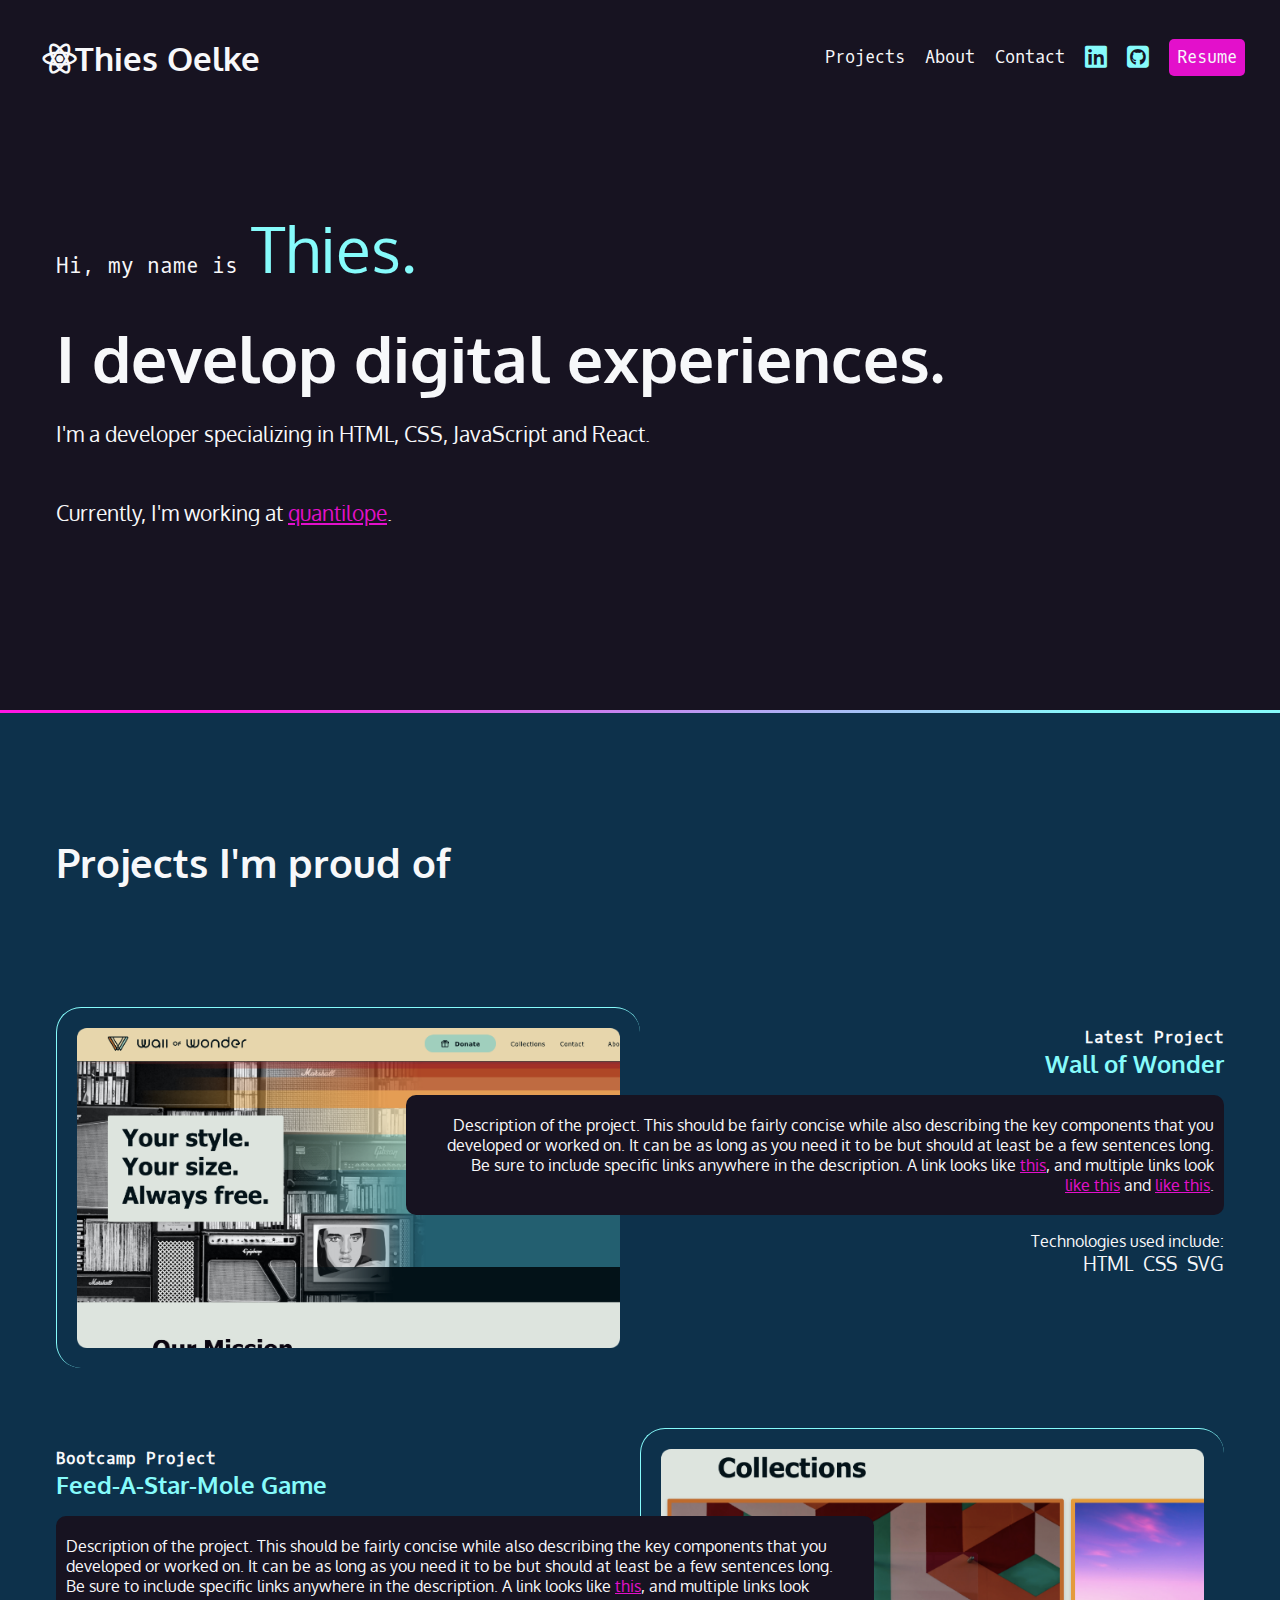
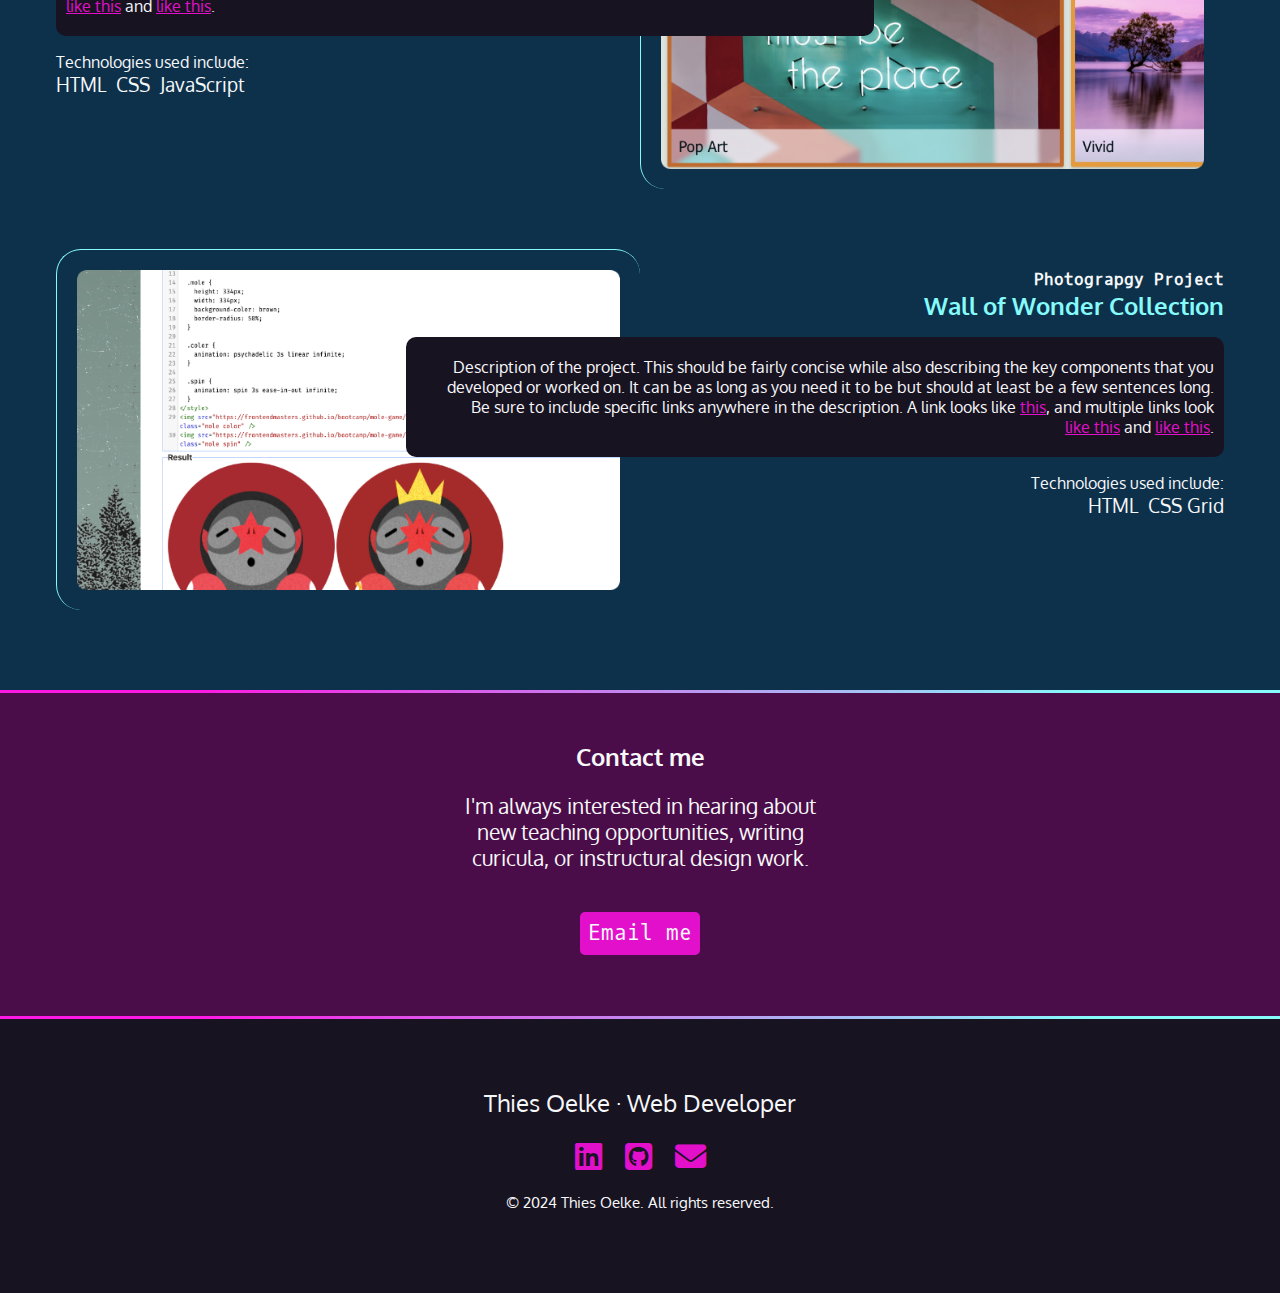
<file: index.html>
<!DOCTYPE html>
<html lang="en">
  <head>
    <meta charset="UTF-8" />
    <meta name="viewport" content="width=device-width, initial-scale=1.0" />
    <link rel="preconnect" href="https://fonts.googleapis.com" />
    <link rel="preconnect" href="https://fonts.gstatic.com" crossorigin />
    <link
      href="https://fonts.googleapis.com/css2?family=Oxygen+Mono&family=Oxygen:wght@300;400;700&display=swap"
      rel="stylesheet"
    />
    <link
      rel="stylesheet"
      href="https://cdnjs.cloudflare.com/ajax/libs/font-awesome/6.5.1/css/all.min.css"
    />
    <link rel="stylesheet" href="css/style.css" />
    <title>Thies Oelkes Portfolio Page</title>
  </head>
  <body>
    <!-- Navbar -->
    <nav class="navbar">
      <ul>
        <li>
          <h1>
            <a href="index.html"><span>Thies Oelke</span></a>
          </h1>
        </li>
        <li>
          <a href="#projects">Projects</a>
        </li>
        <li>
          <a href="#about">About</a>
        </li>
        <li>
          <a href="#contact">Contact</a>
        </li>
        <li>
          <a href="#linkedin"
            ><i class="fa-brands fa-linkedin"></i>
            <span class="fa-sr-only">Linkedin</span>
          </a>
        </li>
        <li>
          <a href="#github"
            ><i class="fa-brands fa-square-github"></i>
            <span class="fa-sr-only">Github</span>
          </a>
        </li>
        <li>
          <a href="#resume" class="cta-button">Resume</a>
        </li>
      </ul>
    </nav>
    <!-- Intro Section -->
    <section id="intro" class="intro">
      <p class="name">Hi, my name is <span>Thies.</span></p>
      <h3>I develop digital experiences.</h3>
      <p>I'm a developer specializing in HTML, CSS, JavaScript and React.</p>
      <p>
        Currently, I'm working at
        <a href="https://www.quantilope.com">quantilope</a>.
      </p>
    </section>
    <!-- Section Devider -->
    <div class="section-devider"></div>
    <div class="section-dkblue">
      <section class="projects">
        <h2>Projects I'm proud of</h2>
        <article>
          <div class="text">
            <h4>Latest Project</h4>
            <h3>Wall of Wonder</h3>
            <p>
              Description of the project. This should be fairly concise while
              also describing the key components that you developed or worked
              on. It can be as long as you need it to be but should at least be
              a few sentences long. Be sure to include specific links anywhere
              in the description. A link looks like
              <a href="https://frontendmasters.github.io/grid-flexbox-v2/"
                >this</a
              >, and multiple links look <a href="#">like this</a> and
              <a href="#">like this</a>.
            </p>
            <p>Technologies used include:</p>
            <ul>
              <li>HTML</li>
              <li>CSS</li>
              <li>SVG</li>
            </ul>
          </div>
          <img
            src="/img/fem-gettingstartedcss-ch5-1.webp"
            alt="Wall of Wonder"
          />
        </article>
        <article>
          <div class="text">
            <h4>Bootcamp Project</h4>
            <h3>Feed-A-Star-Mole Game</h3>
            <p>
              Description of the project. This should be fairly concise while
              also describing the key components that you developed or worked
              on. It can be as long as you need it to be but should at least be
              a few sentences long. Be sure to include specific links anywhere
              in the description. A link looks like
              <a href="https://frontendmasters.github.io/grid-flexbox-v2/"
                >this</a
              >, and multiple links look <a href="#">like this</a> and
              <a href="#">like this</a>.
            </p>
            <p>Technologies used include:</p>
            <ul>
              <li>HTML</li>
              <li>CSS</li>
              <li>JavaScript</li>
            </ul>
          </div>
          <img
            src="/img/fem-gettingstartedcss-ch5-4.webp"
            alt="Wall of Wonder"
          />
        </article>
        <article>
          <div class="text">
            <h4>Photograpgy Project</h4>
            <h3>Wall of Wonder Collection</h3>
            <p>
              Description of the project. This should be fairly concise while
              also describing the key components that you developed or worked
              on. It can be as long as you need it to be but should at least be
              a few sentences long. Be sure to include specific links anywhere
              in the description. A link looks like
              <a href="https://frontendmasters.github.io/grid-flexbox-v2/"
                >this</a
              >, and multiple links look <a href="#">like this</a> and
              <a href="#">like this</a>.
            </p>
            <p>Technologies used include:</p>
            <ul>
              <li>HTML</li>
              <li>CSS Grid</li>
            </ul>
          </div>
          <img
            src="/img/fem-gettingstartedcss-ch5-5.webp"
            alt="Wall of Wonder"
          />
        </article>
      </section>
    </div>

    <!-- Section Devider -->
    <div class="section-devider"></div>
    <!-- Contact Section -->
    <div class="section-plum">
      <section id="contact" class="contact">
        <h3>Contact me</h3>
        <p>
          I'm always interested in hearing about new teaching opportunities,
          writing curicula, or instructural design work.
        </p>
        <p>
          <a class="cta-button" href="mailto:thies.oelke@quantilope.com"
            >Email me</a
          >
        </p>
      </section>
    </div>
    <!-- Section Devider -->
    <div class="section-devider"></div>
    <!-- Footer -->
    <section class="footer">
      <h3>Thies Oelke &middot; Web Developer</h3>
      <ul>
        <li>
          <a href="#linkedin"
            ><i class="fa-brands fa-linkedin"></i>
            <span class="fa-sr-only">Linkedin</span></a
          >
        </li>
        <li>
          <a href="#github"
            ><i class="fa-brands fa-square-github"></i>
            <span class="fa-sr-only">Github</span></a
          >
        </li>
        <li>
          <a href="#mail"
            ><i class="fa-solid fa-envelope"></i>
            <span class="fa-sr-only">Mail</span></a
          >
        </li>
      </ul>
      <p>&copy; 2024 Thies Oelke. All rights reserved.</p>
    </section>
  </body>
</html>
</file>
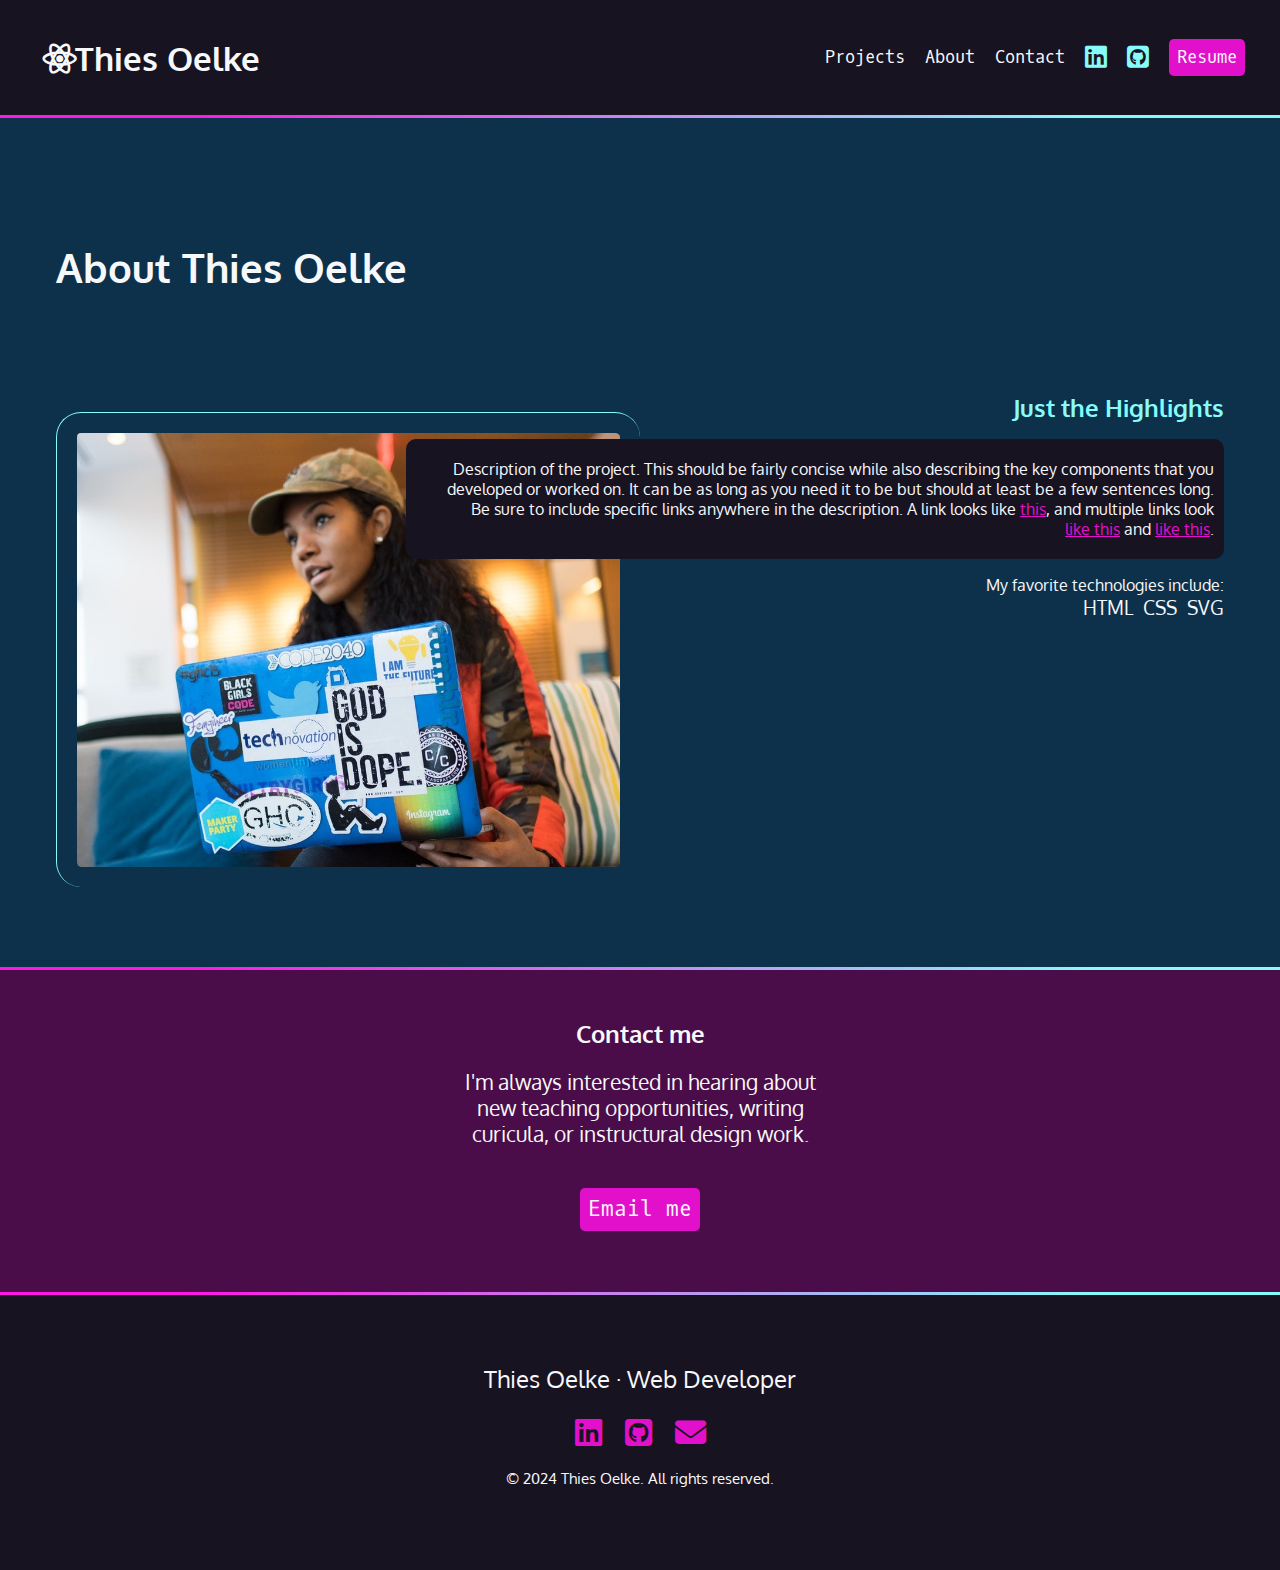
<file: about.html>
<!DOCTYPE html>
<html lang="en">
  <head>
    <meta charset="UTF-8" />
    <meta name="viewport" content="width=device-width, initial-scale=1.0" />
    <link rel="preconnect" href="https://fonts.googleapis.com" />
    <link rel="preconnect" href="https://fonts.gstatic.com" crossorigin />
    <link
      href="https://fonts.googleapis.com/css2?family=Oxygen+Mono&family=Oxygen:wght@300;400;700&display=swap"
      rel="stylesheet"
    />
    <link
      rel="stylesheet"
      href="https://cdnjs.cloudflare.com/ajax/libs/font-awesome/6.5.1/css/all.min.css"
    />
    <link rel="stylesheet" href="css/style.css" />
    <title>Thies Oelkes Portfolio Page</title>
  </head>
  <body>
    <!-- Navbar -->
    <nav class="navbar">
      <ul>
        <li>
          <h1>
            <a href="index.html"><span>Thies Oelke</span></a>
          </h1>
        </li>
        <li>
          <a href="index.html#projects">Projects</a>
        </li>
        <li>
          <a href="/about.html">About</a>
        </li>
        <li>
          <a href="#contact">Contact</a>
        </li>
        <li>
          <a href="#linkedin"
            ><i class="fa-brands fa-linkedin"></i>
            <span class="fa-sr-only">Linkedin</span>
          </a>
        </li>
        <li>
          <a href="#github"
            ><i class="fa-brands fa-square-github"></i>
            <span class="fa-sr-only">Github</span>
          </a>
        </li>
        <li>
          <a href="#resume" class="cta-button">Resume</a>
        </li>
      </ul>
    </nav>
    <!-- Section Devider -->
    <div class="section-devider"></div>
    <div class="section-dkblue">
      <section class="projects">
        <h2>About Thies Oelke</h2>
        <article>
          <div class="text">
            <h3>Just the Highlights</h3>
            <p>
              Description of the project. This should be fairly concise while
              also describing the key components that you developed or worked
              on. It can be as long as you need it to be but should at least be
              a few sentences long. Be sure to include specific links anywhere
              in the description. A link looks like
              <a href="https://frontendmasters.github.io/grid-flexbox-v2/"
                >this</a
              >, and multiple links look <a href="#">like this</a> and
              <a href="#">like this</a>.
            </p>
            <p>My favorite technologies include:</p>
            <ul>
              <li>HTML</li>
              <li>CSS</li>
              <li>SVG</li>
            </ul>
          </div>
          <img
            src="/img/pexels-christina-morillo-1181267.jpg"
            alt="Wall of Wonder"
          />
        </article>
      </section>
    </div>

    <!-- Section Devider -->
    <div class="section-devider"></div>
    <!-- Contact Section -->
    <div class="section-plum">
      <section id="contact" class="contact">
        <h3>Contact me</h3>
        <p>
          I'm always interested in hearing about new teaching opportunities,
          writing curicula, or instructural design work.
        </p>
        <p>
          <a class="cta-button" href="mailto:thies.oelke@quantilope.com"
            >Email me</a
          >
        </p>
      </section>
    </div>
    <!-- Section Devider -->
    <div class="section-devider"></div>
    <!-- Footer -->
    <section class="footer">
      <h3>Thies Oelke &middot; Web Developer</h3>
      <ul>
        <li>
          <a href="#linkedin"
            ><i class="fa-brands fa-linkedin"></i>
            <span class="fa-sr-only">Linkedin</span></a
          >
        </li>
        <li>
          <a href="#github"
            ><i class="fa-brands fa-square-github"></i>
            <span class="fa-sr-only">Github</span></a
          >
        </li>
        <li>
          <a href="#mail"
            ><i class="fa-solid fa-envelope"></i>
            <span class="fa-sr-only">Mail</span></a
          >
        </li>
      </ul>
      <p>&copy; 2024 Thies Oelke. All rights reserved.</p>
    </section>
  </body>
</html>
</file>
<file: css/style.css>
/* variables declared here - these are the colors for our pages, as well as the font stacks and sizes. */
/* Using :root pseudo element to make variables accessible in the whole html tree */
:root {
  --black: #171321;
  --dkblue: #0d314b;
  --plum: #4b0d49;
  --hotmag: #ff17e4;
  --magenta: #e310cb;
  --aqua: #86fbfb;
  --white: #f7f8fa;
  --font-size: 1.3rem;
  --mono: 'Oxygen mono', monospace;
  --sans: Oxygen, sans-serif;
}
/* border box model: https://css-tricks.com/box-sizing/ */
/* generic styles to the page */

html {
  box-sizing: border-box;
}

*,
*::before,
*::after {
  box-sizing: inherit;
}

body {
  padding: 0;
  margin: 0;
  font-family: var(--sans);
  background-color: var(--black);
  color: var(--white);
  font-size: var(--font-size);
}

h1,
h2,
h3,
h4 {
  margin: 0;
}

a {
  color: var(--magenta);
}

a:hover {
  color: var(--hotmag);
  text-decoration: none;
}

ul {
  padding: 0;
}

p:last-child {
  margin-top: 3rem;
}

img {
  width: 100%;
}

/* Specific Styles to the page */
/* Navbar */

.navbar {
  font-family: var(--mono);
  font-size: 80%;
  padding: 20px;
}

.navbar i[class*='fa-'] {
  font-size: 150%;
  color: var(--aqua);
}

.navbar i[class*='fa-']:hover {
  color: var(--magenta);
}

.navbar ul {
  display: flex;
  flex-flow: row wrap;
  align-items: center;
  justify-content: center;
  gap: 20px;
  list-style-type: none;
}

.navbar ul li:first-child {
  flex-basis: 100%;
  text-align: center;
  font-family: var(--sans);
}

.navbar ul h1 {
  position: relative;
}

.navbar ul li:first-child a::before {
  font-family: 'Font Awesome 6 Brands';
  content: '\f41b';
  font-size: 100%;
  position: absolute;
  left: calc(50% - 6.25rem);
  top: 0.3rem;
}

.navbar a {
  color: var(--white);
  text-decoration: none;
  display: block;
}

.navbar a:hover {
  color: var(--magenta);
}

.cta-button {
  background-color: var(--magenta);
  padding: 8px;
  border-radius: 5px;
  font-family: var(--mono);
  color: var(--white);
  text-decoration: none;
}

a.cta-button:hover {
  background-color: var(--hotmag);
  color: var(--white);
}

/* Intro styling */
.intro {
  padding: 4rem 1rem 10rem 1rem;
  max-width: 1200px;
  margin: 0 auto;
}

.intro p {
  line-height: 1.5;
}

.intro .name {
  font-family: var(--mono);
}

.name > span {
  font-family: var(--sans);
  font-size: 4rem;
  color: var(--aqua);
}

.intro h3 {
  font-size: 4rem;
}

/* Project Section */

.projects {
  max-width: 1200px;
  margin: 0 auto;
  padding: 4rem 1rem 10rem 1rem;
}

.projects h2 {
  font-size: 2.5rem;
  padding-top: calc(1.5 * 2.5rem);
}

.projects h3 {
  color: var(--aqua);
  font-weight: bolder;
}

.projects h4 {
  font-family: var(--mono);
  font-size: 1rem;
  margin-top: 40px;
}

.projects p {
  font-size: 1rem;
}

.projects p:first-of-type {
  background: var(--black);
  padding: 20px;
  border-radius: 10px;
}

.projects p:last-of-type {
  margin-bottom: 0;
}

.projects ul {
  margin: 0;
  list-style: none;
  font-size: 1.2rem;
  display: flex;
  justify-content: left;
  gap: 10px;
}

.projects img {
  padding: 10px;
  margin-top: 20px;
  border-top: 1px solid var(--aqua);
  border-left: 1px solid var(--aqua);
  border-radius: 25px;
}

/* Styling contact section */

.contact {
  max-width: 400px;
  text-align: center;
  padding: 3rem 1rem;
  margin: 0 auto;
}

/* Footer */
.footer {
  margin: 20px 0;
  text-align: center;
  padding: 3rem 0;
}

.footer h3 {
  font-weight: normal;
}

.footer ul {
  list-style: none;
  font-size: 150%;
  margin-top: 18px;
  margin-bottom: 0;
  display: flex;
  justify-content: center;
  gap: 23px;
}

.footer a:hover {
  color: var(--hotmag);
}

.footer p {
  font-size: 70%;
  margin-top: 18px;
}

/* Styling backgrounds */

.section-plum {
  background: var(--plum);
  min-width: 100%;
}

.section-dkblue {
  background: var(--dkblue);
  min-width: 100%;
}

.section-devider {
  background: linear-gradient(
    167deg,
    rgba(255, 23, 228, 1) 15%,
    rgba(134, 251, 251, 1) 85%
  );
  height: 3px;
}

/* Media queries */
@media (max-width: 400px) {
  .intro h3 {
    font-size: 2.5rem;
  }
}

@media (min-width: 550px) {
  /* Project Section */

  .projects {
    max-width: 1200px;
    margin: 0 auto;
    padding-bottom: 40px;
  }

  .projects article {
    display: grid;
    grid-template-columns: repeat(10, 1fr);
    margin: 40px 0;
  }

  .projects img {
    grid-column: 1/6;
    grid-row: 1/2;
    padding: 20px;
    border-top: 1px solid var(--aqua);
    border-left: 1px solid var(--aqua);
    border-radius: 25px;
  }

  .projects article:nth-child(odd) img {
    grid-column: 6/11;
  }

  .projects .text {
    text-align: right;
    grid-column: 4/11;
    grid-row: 1/2;
    z-index: 1;
  }

  .projects article:nth-child(odd) .text {
    text-align: left;
    grid-column: 1/8;
  }

  .projects h2 {
    font-size: 2.5rem;
    padding: calc(1.5 * 2.5rem) 0;
  }

  .projects h3 {
    color: var(--aqua);
    font-weight: bolder;
  }

  .projects h4 {
    font-family: var(--mono);
    font-size: 1rem;
  }

  .projects p:first-of-type {
    background: var(--black);
    padding: 20px 10px 20px 40px;
    border-radius: 10px;
  }

  .projects article:nth-child(odd) p:first-of-type {
    padding: 20px 40px 20px 10px;
  }

  .projects p:last-of-type {
    margin-bottom: 0;
  }

  .projects ul {
    margin: 0;
    list-style: none;
    font-size: 1.2rem;
    display: flex;
    justify-content: right;
    gap: 10px;
  }

  .projects article:nth-child(odd) ul {
    justify-content: left;
  }
}

@media (min-width: 850px) {
  /* Navbar */
  .navbar {
    max-width: 1250px;
    margin: 0 auto;
  }

  .navbar a {
    display: inline;
  }

  .navbar ul {
    display: flex;
    flex-flow: row nowrap;
    align-items: center;
    justify-content: center;
    gap: 20px;
    list-style-type: none;
  }

  .navbar ul li:first-child {
    flex: 1 1 auto;
    text-align: left;
    margin-right: auto;
    margin-left: 40px;
    font-family: var(--sans);
  }

  .navbar ul li:first-child a::before {
    font-family: 'Font Awesome 6 Brands';
    content: '\f41b';
    font-size: 100%;
    position: absolute;
    left: -2rem;
    top: 0.3rem;
  }
}
</file>
